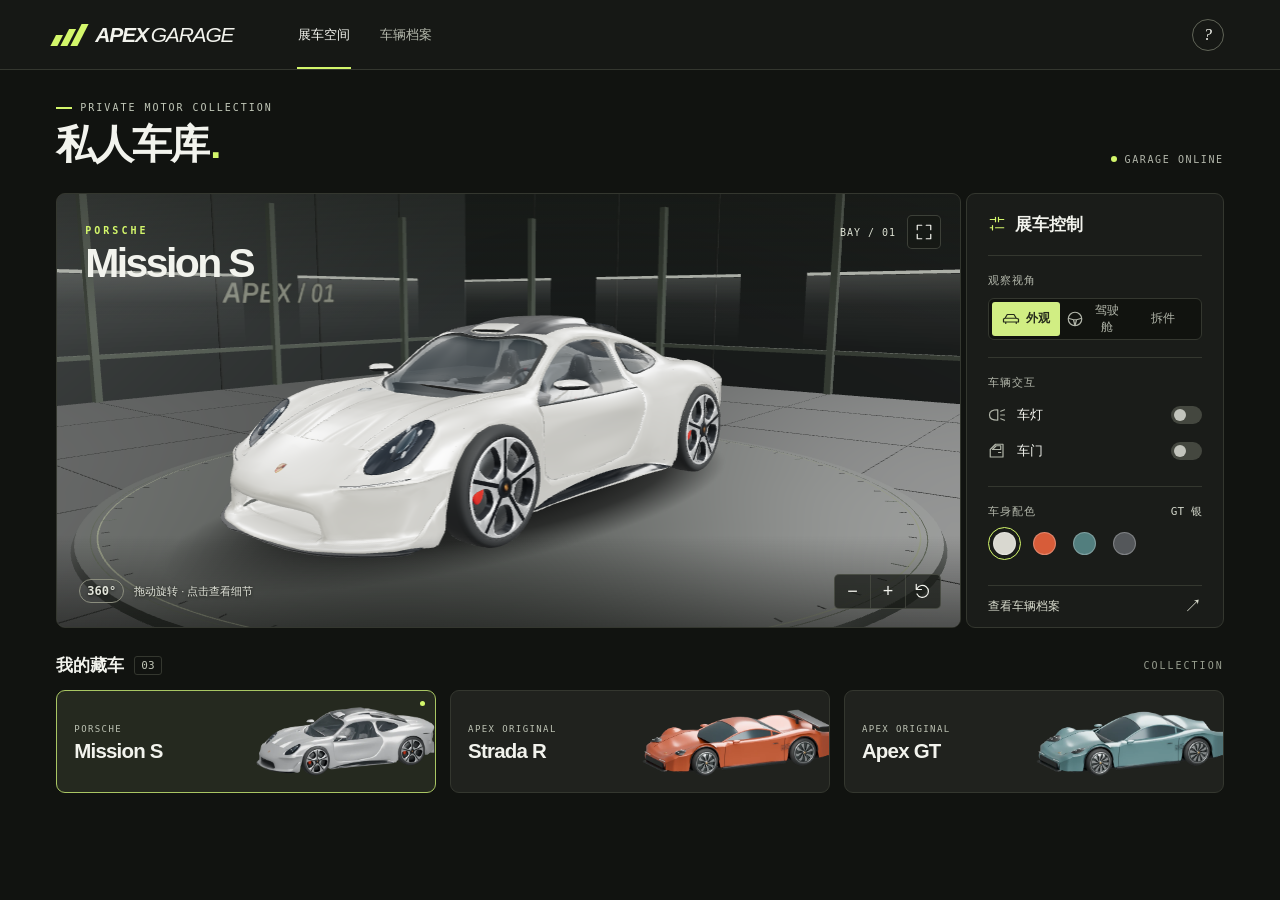
<file: index.html>
<!doctype html>
<html lang="zh-CN">
  <head>
    <meta charset="utf-8" />
    <meta
      name="viewport"
      content="width=device-width,initial-scale=1,viewport-fit=cover"
    />
    <meta name="theme-color" content="#121411" />
    <title>Apex Garage · 私人车库</title>
    <link rel="stylesheet" href="./style.css" />
  </head>
  <body>
    <header>
      <div class="bar">
        <a class="identity" href="./" aria-label="Apex Garage 首页"
          ><span class="mark"><i></i><i></i><i></i></span
          ><strong>APEX<span>GARAGE</span></strong></a
        >
        <nav>
          <button id="showroom" class="current">展车空间</button
          ><button id="archive">车辆档案</button>
        </nav>
        <button class="help" id="help" aria-label="操作指南">?</button>
      </div>
    </header>
    <main>
      <div class="heading">
        <div>
          <div class="kicker"><i></i> PRIVATE MOTOR COLLECTION</div>
          <h1>私人车库<span>.</span></h1>
        </div>
        <div class="counter"><span class="dot"></span> GARAGE ONLINE</div>
      </div>
      <div class="workspace">
        <section class="stage" aria-label="三维车辆展示">
          <div
            id="viewport"
            tabindex="0"
            aria-label="拖动旋转，点击车身放大，方向键环视"
          ></div>
          <div class="stage-title">
            <small id="brand">PORSCHE</small>
            <h2 id="model">Mission S</h2>
          </div>
          <span class="bay" id="bay">BAY / 01</span
          ><button
            id="expand"
            class="square"
            aria-label="全屏查看"
            title="全屏查看"
          ></button>
          <div id="part-dock" hidden>
            <select id="part-select" aria-label="选择拆件"></select>
            <button id="exit-parts" type="button">返回整车</button>
          </div>
          <div class="stage-foot">
            <span class="gesture"
              ><b>360°</b><span id="hint">拖动旋转 · 点击查看细节</span></span
            >
            <div class="tools">
              <button id="minus" aria-label="缩小">−</button
              ><button id="plus" aria-label="放大">+</button
              ><button id="reset" aria-label="复位视角"></button>
            </div>
          </div>
          <div id="load" role="status">正在装载模型…</div>
        </section>
        <aside>
          <div class="panel-title">
            <i data-ic="sliders"></i>
            <h2>展车控制</h2>
          </div>
          <div class="group">
            <h3>观察视角</h3>
            <div class="seg">
              <button id="outside" aria-pressed="true">
                <i data-ic="car"></i>外观</button
              ><button id="inside" aria-pressed="false">
                <i data-ic="wheel"></i>驾驶舱
              </button><button id="parts" aria-pressed="false" disabled>拆件</button>
            </div>
          </div>
          <div class="group">
            <h3>车辆交互</h3>
            <button class="row" id="lights" role="switch" aria-checked="false">
              <i data-ic="light"></i>车灯<span class="switch"></span></button
            ><button class="row" id="doors" role="switch" aria-checked="false">
              <i data-ic="door"></i>车门<span class="switch"></span>
            </button>
          </div>
          <div class="group finish">
            <div class="subhead">
              <h3>车身配色</h3>
              <small id="paintname"></small>
            </div>
            <div id="swatches"></div>
          </div>
          <button class="detail-link" id="detail">
            查看车辆档案 <span>↗</span>
          </button>
        </aside>
      </div>
      <section class="collection">
        <div class="collection-title">
          <h2>我的藏车 <small>03</small></h2>
          <span>COLLECTION</span>
        </div>
        <div class="cards" id="cards"></div>
      </section>
    </main>
    <dialog id="dialog">
      <div class="dialog-top">
        <small id="dialogTag">VEHICLE FILE</small
        ><button id="close" aria-label="关闭">×</button>
      </div>
      <div id="dialogBody"></div>
    </dialog>
    <script type="module" src="./assets/garage.js"></script>
  </body>
</html>
</file>
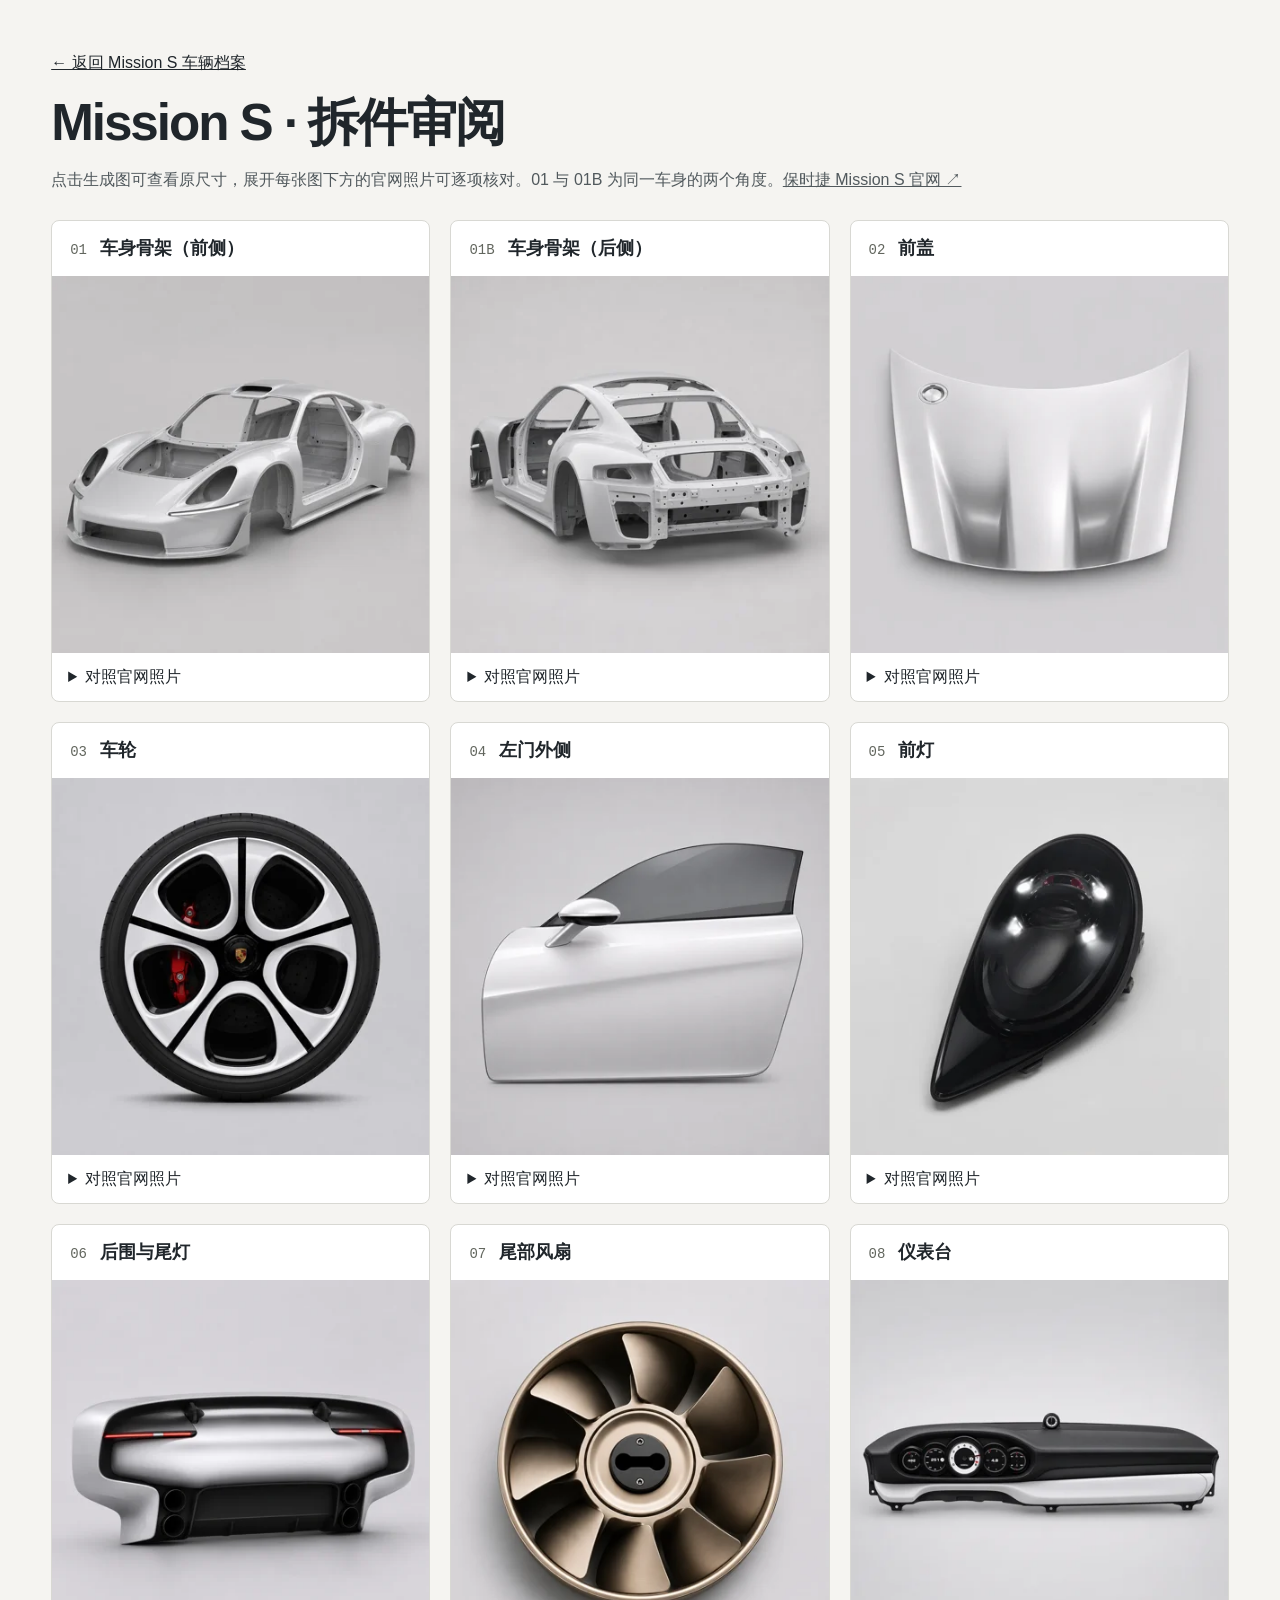
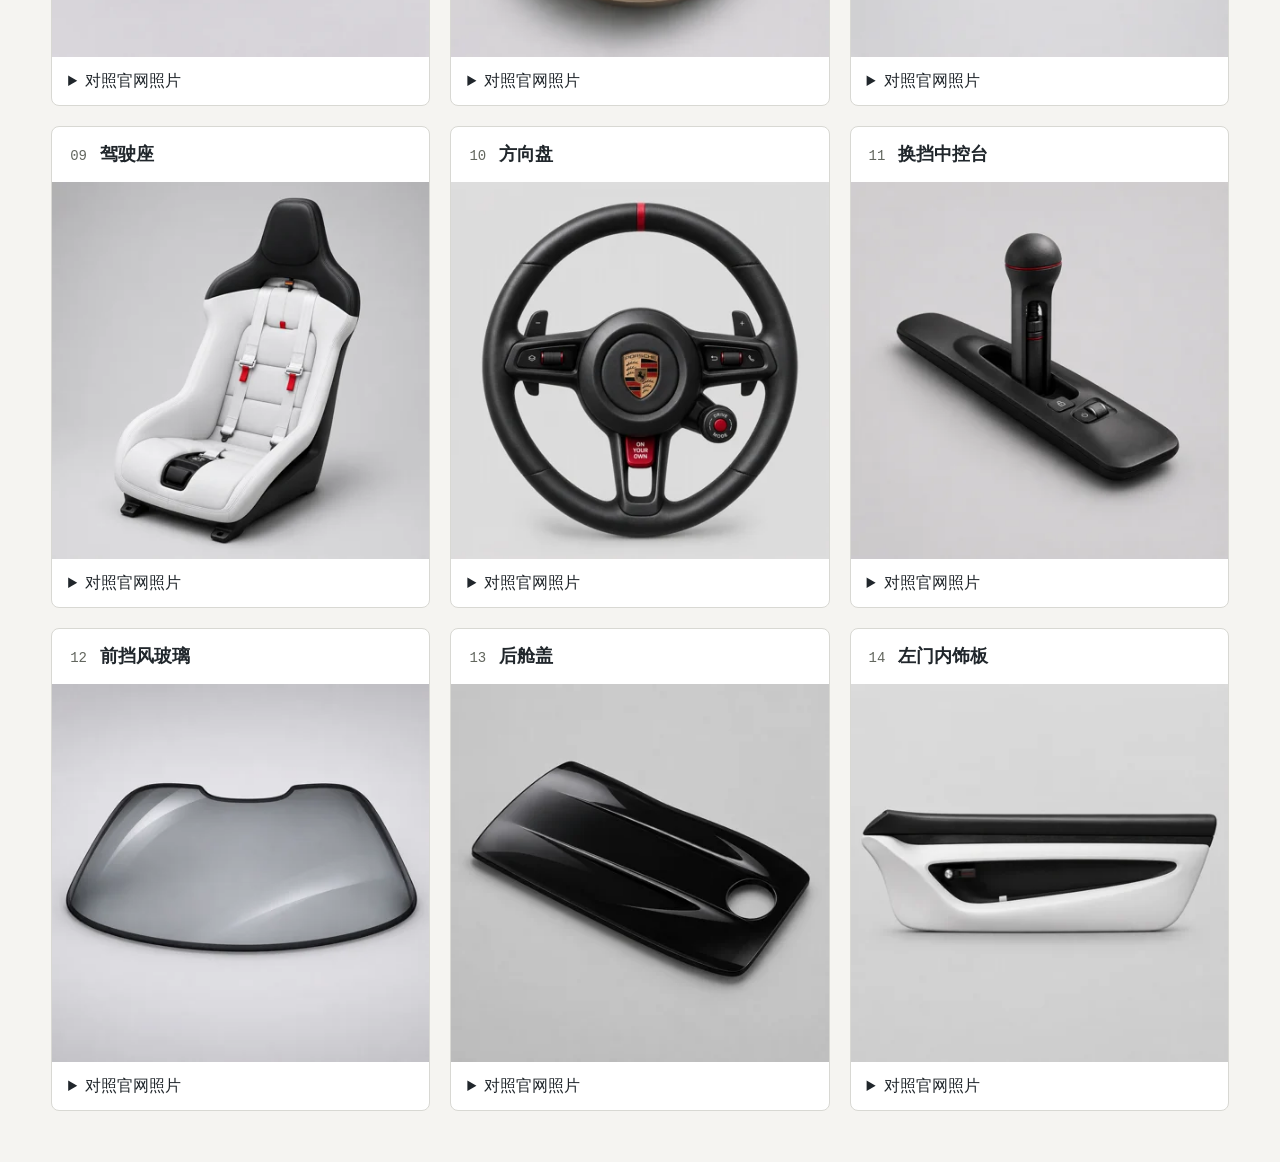
<file: assets/mission-s-review/index.html>
<!doctype html><html lang="zh-CN"><meta charset="utf-8"><meta name="viewport" content="width=device-width, initial-scale=1"><title>Mission S · 拆件审阅</title>
<style>*{box-sizing:border-box}html{background:#f5f4f1;color:#20262b;font:16px/1.5 -apple-system,BlinkMacSystemFont,"PingFang SC",sans-serif}body{margin:0 auto;padding:clamp(18px,4vw,60px);max-width:1500px}h1{font-size:clamp(30px,4vw,56px);line-height:1.1;margin:0 0 16px;letter-spacing:-.04em}p{color:#51595d;margin:0 0 28px}main{display:grid;grid-template-columns:repeat(auto-fit,minmax(min(100%,310px),1fr));align-items:start;gap:20px}article{background:white;border:1px solid #d8d8d3;border-radius:8px;overflow:hidden}h2{font-size:18px;margin:14px 18px}h2 span{font:14px ui-monospace,monospace;color:#62665e;margin-right:8px}.part{display:block;width:100%;aspect-ratio:1;object-fit:contain}summary{cursor:pointer;padding:12px 16px}details div{display:flex;flex-wrap:wrap;gap:.4rem;padding:0 16px 16px}details a{flex:1 1 40%}details img{width:100%;display:block}a{color:inherit}</style>
<nav style="margin-bottom:20px"><a href="../../index.html#mission-s-file">← 返回 Mission S 车辆档案</a></nav><h1>Mission S · 拆件审阅</h1><p>点击生成图可查看原尺寸，展开每张图下方的官网照片可逐项核对。01 与 01B 为同一车身的两个角度。<a href="https://www.porsche.cn/china/zh/models/mission-s/">保时捷 Mission S 官网 ↗</a></p><main><article><h2><span>01</span> 车身骨架（前侧）</h2><a href="parts/01-body.png"><img class="part" loading="lazy" alt="车身骨架（前侧）生成图" src="thumbs/01-body.webp"></a><details><summary>对照官网照片</summary><div><a href="official/front.jpg"><img loading="lazy" alt="车身骨架（前侧）官网参考" src="official/front.jpg"></a><a href="official/fender.jpg"><img loading="lazy" alt="车身骨架（前侧）官网参考" src="official/fender.jpg"></a></div></details></article><article><h2><span>01B</span> 车身骨架（后侧）</h2><a href="parts/01b-body-rear.png"><img class="part" loading="lazy" alt="车身骨架（后侧）生成图" src="thumbs/01b-body-rear.webp"></a><details><summary>对照官网照片</summary><div><a href="official/rear-detail.jpg"><img loading="lazy" alt="车身骨架（后侧）官网参考" src="official/rear-detail.jpg"></a><a href="official/top.jpg"><img loading="lazy" alt="车身骨架（后侧）官网参考" src="official/top.jpg"></a></div></details></article><article><h2><span>02</span> 前盖</h2><a href="parts/02-hood.png"><img class="part" loading="lazy" alt="前盖生成图" src="thumbs/02-hood.webp"></a><details><summary>对照官网照片</summary><div><a href="official/fender.jpg"><img loading="lazy" alt="前盖官网参考" src="official/fender.jpg"></a><a href="official/top.jpg"><img loading="lazy" alt="前盖官网参考" src="official/top.jpg"></a></div></details></article><article><h2><span>03</span> 车轮</h2><a href="parts/03-wheel.png"><img class="part" loading="lazy" alt="车轮生成图" src="thumbs/03-wheel.webp"></a><details><summary>对照官网照片</summary><div><a href="official/wheel.jpg"><img loading="lazy" alt="车轮官网参考" src="official/wheel.jpg"></a></div></details></article><article><h2><span>04</span> 左门外侧</h2><a href="parts/04-door.png"><img class="part" loading="lazy" alt="左门外侧生成图" src="thumbs/04-door.webp"></a><details><summary>对照官网照片</summary><div><a href="official/front.jpg"><img loading="lazy" alt="左门外侧官网参考" src="official/front.jpg"></a><a href="official/mission-s-cockpit.jpg"><img loading="lazy" alt="左门外侧官网参考" src="official/mission-s-cockpit.jpg"></a></div></details></article><article><h2><span>05</span> 前灯</h2><a href="parts/05-headlamp.png"><img class="part" loading="lazy" alt="前灯生成图" src="thumbs/05-headlamp.webp"></a><details><summary>对照官网照片</summary><div><a href="official/headlamp-detail.jpg"><img loading="lazy" alt="前灯官网参考" src="official/headlamp-detail.jpg"></a><a href="official/fender.jpg"><img loading="lazy" alt="前灯官网参考" src="official/fender.jpg"></a><a href="official/front-detail.jpg"><img loading="lazy" alt="前灯官网参考" src="official/front-detail.jpg"></a></div></details></article><article><h2><span>06</span> 后围与尾灯</h2><a href="parts/06-rear.png"><img class="part" loading="lazy" alt="后围与尾灯生成图" src="thumbs/06-rear.webp"></a><details><summary>对照官网照片</summary><div><a href="official/rear-detail.jpg"><img loading="lazy" alt="后围与尾灯官网参考" src="official/rear-detail.jpg"></a></div></details></article><article><h2><span>07</span> 尾部风扇</h2><a href="parts/07-fan.png"><img class="part" loading="lazy" alt="尾部风扇生成图" src="thumbs/07-fan.webp"></a><details><summary>对照官网照片</summary><div><a href="official/fan.jpg"><img loading="lazy" alt="尾部风扇官网参考" src="official/fan.jpg"></a></div></details></article><article><h2><span>08</span> 仪表台</h2><a href="parts/08-dash.png"><img class="part" loading="lazy" alt="仪表台生成图" src="thumbs/08-dash.webp"></a><details><summary>对照官网照片</summary><div><a href="official/rear.jpg"><img loading="lazy" alt="仪表台官网参考" src="official/rear.jpg"></a><a href="official/mission-s-cockpit.jpg"><img loading="lazy" alt="仪表台官网参考" src="official/mission-s-cockpit.jpg"></a></div></details></article><article><h2><span>09</span> 驾驶座</h2><a href="parts/09-seat.png"><img class="part" loading="lazy" alt="驾驶座生成图" src="thumbs/09-seat.webp"></a><details><summary>对照官网照片</summary><div><a href="official/mission-s-detail.jpg"><img loading="lazy" alt="驾驶座官网参考" src="official/mission-s-detail.jpg"></a><a href="official/mission-s-cockpit.jpg"><img loading="lazy" alt="驾驶座官网参考" src="official/mission-s-cockpit.jpg"></a></div></details></article><article><h2><span>10</span> 方向盘</h2><a href="parts/10-steering.png"><img class="part" loading="lazy" alt="方向盘生成图" src="thumbs/10-steering.webp"></a><details><summary>对照官网照片</summary><div><a href="official/mission-s-buttons.jpg"><img loading="lazy" alt="方向盘官网参考" src="official/mission-s-buttons.jpg"></a><a href="official/mission-s-cockpit.jpg"><img loading="lazy" alt="方向盘官网参考" src="official/mission-s-cockpit.jpg"></a></div></details></article><article><h2><span>11</span> 换挡中控台</h2><a href="parts/11-console.png"><img class="part" loading="lazy" alt="换挡中控台生成图" src="thumbs/11-console.webp"></a><details><summary>对照官网照片</summary><div><a href="official/mission-s-gear-shift.jpg"><img loading="lazy" alt="换挡中控台官网参考" src="official/mission-s-gear-shift.jpg"></a><a href="official/mission-s-cockpit.jpg"><img loading="lazy" alt="换挡中控台官网参考" src="official/mission-s-cockpit.jpg"></a></div></details></article><article><h2><span>12</span> 前挡风玻璃</h2><a href="parts/12-windshield.png"><img class="part" loading="lazy" alt="前挡风玻璃生成图" src="thumbs/12-windshield.webp"></a><details><summary>对照官网照片</summary><div><a href="official/top.jpg"><img loading="lazy" alt="前挡风玻璃官网参考" src="official/top.jpg"></a><a href="official/front.jpg"><img loading="lazy" alt="前挡风玻璃官网参考" src="official/front.jpg"></a></div></details></article><article><h2><span>13</span> 后舱盖</h2><a href="parts/13-deck.png"><img class="part" loading="lazy" alt="后舱盖生成图" src="thumbs/13-deck.webp"></a><details><summary>对照官网照片</summary><div><a href="official/top.jpg"><img loading="lazy" alt="后舱盖官网参考" src="official/top.jpg"></a><a href="official/fan.jpg"><img loading="lazy" alt="后舱盖官网参考" src="official/fan.jpg"></a></div></details></article><article><h2><span>14</span> 左门内饰板</h2><a href="parts/14-inner-door.png"><img class="part" loading="lazy" alt="左门内饰板生成图" src="thumbs/14-inner-door.webp"></a><details><summary>对照官网照片</summary><div><a href="official/mission-s-cockpit.jpg"><img loading="lazy" alt="左门内饰板官网参考" src="official/mission-s-cockpit.jpg"></a></div></details></article></main></html>
</file>
<file: style.css>
/* finesse · register=product · graphite and citron · automotive showroom */
:root {
  color-scheme: dark;
  --bg: #111310;
  --panel: #1a1c19;
  --edge: #34372f;
  --ink: #f2f3ed;
  --muted: #b2b6aa;
  --accent: #d3f66b;
  --mono: "SFMono-Regular", Consolas, monospace;
}
* {
  box-sizing: border-box;
}
html,
body {
  overflow-x: clip;
}
body {
  margin: 0;
  background: var(--bg);
  color: var(--ink);
  font:
    14px "Helvetica Neue",
    Arial,
    "PingFang SC",
    "Microsoft YaHei",
    sans-serif;
}
button,
a {
  font: inherit;
  color: inherit;
}
button {
  cursor: pointer;
  background: none;
  border: 0;
}
button:disabled {
  cursor: default;
  opacity: 0.45;
}
button:hover:enabled,
a:hover {
  filter: brightness(1.14);
}
button:focus-visible,
a:focus-visible,
#viewport:focus-visible {
  outline: 2px solid var(--accent);
  outline-offset: -2px;
}
header {
  border-bottom: 1px solid var(--edge);
  background: #161815;
}
.bar,
main {
  width: min(1480px, 100%);
  margin: auto;
  padding-inline: clamp(18px, 4.4vw, 76px);
}
.bar {
  display: flex;
  align-items: center;
  height: 69px;
  gap: 64px;
}
.identity {
  display: flex;
  align-items: center;
  gap: 12px;
  text-decoration: none;
}
.identity strong {
  font-size: 21px;
  letter-spacing: -1.2px;
  font-style: italic;
  font-weight: 900;
}
.identity strong span {
  font-weight: 400;
  margin-left: 3px;
}
.mark {
  display: flex;
  gap: 3px;
  transform: skewX(-27deg);
  align-items: flex-end;
}
.mark i {
  width: 7px;
  height: 22px;
  background: var(--accent);
}
.mark i:first-child {
  height: 11px;
}
.mark i:nth-child(2) {
  height: 17px;
}
nav {
  display: flex;
  height: 100%;
  gap: 28px;
}
nav button {
  color: var(--muted);
  border-bottom: 2px solid transparent;
  padding: 2px 1px 0;
  font-weight: 550;
  font-size: 13px;
}
nav .current {
  color: var(--ink);
  border-color: var(--accent);
}
.help {
  margin-left: auto;
  width: 32px;
  height: 32px;
  border: 1px solid #606457;
  border-radius: 50%;
  font: italic 17px Georgia;
}
.heading {
  display: flex;
  align-items: flex-end;
  justify-content: space-between;
  padding: 32px 0 23px;
}
.kicker,
.bay,
.counter,
.collection-title > span,
.dialog-top small,
.stage-title small,
.subhead small,
.card small {
  font-family: var(--mono);
}
.kicker {
  display: flex;
  align-items: center;
  gap: 8px;
  color: #c1c7b8;
  font-size: 10px;
  letter-spacing: 2px;
}
.kicker i {
  width: 16px;
  height: 2px;
  background: var(--accent);
}
h1,
h2,
h3 {
  margin: 0;
}
h1 {
  font-size: clamp(34px, 3.1vw, 48px);
  font-weight: 800;
  letter-spacing: -2px;
  line-height: 1.25;
  margin-top: 7px;
}
h1 span {
  color: var(--accent);
  margin-left: 2px;
}
.counter {
  display: flex;
  align-items: center;
  gap: 8px;
  letter-spacing: 1.6px;
  font-size: 10px;
  color: var(--muted);
  padding-bottom: 5px;
}
.dot {
  width: 6px;
  height: 6px;
  border-radius: 50%;
  background: var(--accent);
}
.workspace {
  display: grid;
  grid-template-columns: minmax(0, 1fr) clamp(258px, 22%, 330px);
  gap: 15px;
}
.stage,
aside,
.card,
dialog {
  border: 1px solid var(--edge);
  border-radius: 9px;
  overflow: hidden;
}
.stage {
  position: relative;
  isolation: isolate;
  background: #30312e;
  min-height: 435px;
  aspect-ratio: 2.08;
}
.stage:after {
  content: "";
  position: absolute;
  inset: 0;
  pointer-events: none;
  background: linear-gradient(
    180deg,
    #11150e55,
    transparent 29%,
    transparent 79%,
    #0b0c0a80
  );
  z-index: 0;
}
#viewport {
  position: absolute;
  inset: 0;
  touch-action: none;
  cursor: grab;
  background-position: center;
  background-size: cover;
}
#viewport:active {
  cursor: grabbing;
}
canvas {
  display: block;
  width: 100%;
  height: 100%;
}
.stage-title,
.bay,
.square,
.stage-foot,
#load {
  position: absolute;
  z-index: 1;
}
.stage-title,
.bay {
  pointer-events: none;
}
.stage-title {
  top: 27px;
  left: 28px;
}
.stage-title small {
  font-size: 10px;
  font-weight: 650;
  letter-spacing: 3px;
  color: var(--accent);
}
.stage-title h2 {
  font-size: clamp(32px, 3.2vw, 53px);
  font-weight: 550;
  letter-spacing: -2.6px;
  line-height: 1.08;
  margin-top: 4px;
}
.bay {
  right: 64px;
  top: 33px;
  font-size: 10px;
  color: #dce0d2;
  letter-spacing: 1px;
}
.square,
.tools {
  background: #171915ba;
  border: 1px solid #65685c80;
  border-radius: 5px;
}
.square {
  top: 21px;
  right: 19px;
  width: 34px;
  height: 34px;
  display: grid;
  place-items: center;
}
.stage-foot {
  left: 22px;
  right: 19px;
  bottom: 18px;
  display: flex;
  align-items: center;
  justify-content: space-between;
  gap: 6px;
  pointer-events: none;
}
.gesture {
  display: flex;
  align-items: center;
  gap: 10px;
  color: #e2e4da;
  font-size: 11px;
  text-shadow: 0 1px 3px #191c17;
}
.gesture b {
  font: 600 12px var(--mono);
  border: 1px solid #8b8d7e;
  border-radius: 20px;
  padding: 4px 7px;
}
.tools {
  display: flex;
  pointer-events: auto;
}
.tools button {
  width: 35px;
  height: 33px;
  display: grid;
  place-items: center;
  font-size: 18px;
}
.tools button + button {
  border-left: 1px solid #5a5d5180;
}
svg {
  width: 18px;
  height: 18px;
  fill: none;
  stroke: currentColor;
  stroke-width: 1.6;
  stroke-linejoin: round;
  stroke-linecap: round;
  display: block;
}
i[data-ic] {
  display: inline-flex;
  font-style: normal;
}
aside {
  background: var(--panel);
  display: flex;
  flex-direction: column;
  padding: 0 21px;
}
.panel-title,
.subhead,
.seg,
.row,
.detail-link,
.collection-title,
.collection-title h2,
.dialog-top {
  display: flex;
  align-items: center;
}
.panel-title {
  gap: 9px;
  border-bottom: 1px solid var(--edge);
  padding: 19px 0;
}
.panel-title i {
  color: var(--accent);
}
.panel-title h2,
.collection-title h2 {
  font-size: 17px;
  font-weight: 650;
}
.group {
  padding: 17px 0;
  border-bottom: 1px solid var(--edge);
}
.group h3 {
  font-size: 11px;
  color: var(--muted);
  letter-spacing: 1px;
  font-weight: 500;
}
.seg {
  margin-top: 10px;
  padding: 3px;
  border: 1px solid var(--edge);
  border-radius: 6px;
  background: #11130f;
}
.seg button {
  display: flex;
  align-items: center;
  justify-content: center;
  gap: 6px;
  flex: 1;
  height: 34px;
  border-radius: 3px;
  font-size: 12px;
  color: var(--muted);
}
.seg button[aria-pressed="true"] {
  background: #d1ee83;
  color: #252a1b;
  font-weight: 650;
}
.row {
  width: 100%;
  gap: 11px;
  font-size: 13px;
  padding: 0;
  height: 36px;
}
.row:first-of-type {
  margin-top: 7px;
}
.row i {
  color: var(--muted);
}
.switch {
  margin-left: auto;
  position: relative;
  width: 31px;
  height: 18px;
  border-radius: 30px;
  background: #44473f;
}
.switch:after {
  content: "";
  position: absolute;
  left: 3px;
  top: 3px;
  width: 12px;
  height: 12px;
  border-radius: 100%;
  background: #c2c4bc;
  transition: transform 0.22s;
}
.row[aria-checked="true"] .switch {
  background: var(--accent);
}
.row[aria-checked="true"] .switch:after {
  background: #303924;
  transform: translateX(13px);
}
.subhead {
  justify-content: space-between;
}
.subhead small {
  color: #d1d5c9;
  font-size: 11px;
}
.finish {
  border: 0;
}
#swatches {
  display: flex;
  align-items: center;
  gap: 7px;
  margin-top: 8px;
}
.swatch {
  width: 33px;
  height: 33px;
  border-radius: 50%;
  border: 1px solid transparent;
  padding: 4px;
}
.swatch span {
  display: block;
  width: 100%;
  height: 100%;
  border: 1px solid #ffffff40;
  border-radius: 100%;
  background: var(--sw);
}
.swatch[aria-pressed="true"] {
  border-color: var(--accent);
}
.detail-link {
  width: 100%;
  border-top: 1px solid var(--edge);
  margin-top: auto;
  justify-content: space-between;
  min-height: 42px;
  padding: 0;
  font-size: 12px;
  color: #d7dacc;
}
.detail-link span {
  font-size: 18px;
}
.collection {
  padding: 26px 0 36px;
}
.collection-title {
  justify-content: space-between;
  margin-bottom: 13px;
}
.collection-title h2 {
  gap: 10px;
}
.collection-title small {
  font: 11px var(--mono);
  padding: 2px 6px;
  color: #bec3b4;
  border: 1px solid var(--edge);
  border-radius: 3px;
}
.collection-title > span {
  font-size: 10px;
  letter-spacing: 2px;
  color: #969c8d;
}
.cards {
  display: grid;
  grid-template-columns: repeat(3, minmax(0, 1fr));
  gap: 14px;
}
.card {
  position: relative;
  background: #20221e;
  min-height: 103px;
  width: 100%;
  text-align: left;
  display: flex;
  align-items: center;
  padding: 16px 17px;
  isolation: isolate;
}
.card[aria-pressed="true"] {
  border-color: #a9c663;
  background: #25291f;
}
.card small {
  color: #bdc3b4;
  font-size: 9px;
  letter-spacing: 1.4px;
}
.card strong {
  display: block;
  font-size: clamp(17px, 1.6vw, 25px);
  font-weight: 550;
  letter-spacing: -0.8px;
  margin-top: 4px;
}
.card img {
  position: absolute;
  right: -2%;
  width: 52%;
  height: 90%;
  object-fit: contain;
  z-index: -1;
}
.card[aria-pressed="true"]:after {
  content: "";
  position: absolute;
  right: 10px;
  top: 10px;
  width: 5px;
  height: 5px;
  border-radius: 100%;
  background: var(--accent);
}
#load {
  top: 53%;
  left: 50%;
  transform: translate(-50%, -50%);
  background: #1c2019d9;
  border-radius: 4px;
  padding: 7px 11px;
  color: #eff2e9;
  font-size: 12px;
}
#load[hidden] {
  display: none;
}
.stage:fullscreen,
.stage.immersive {
  width: 100%;
  height: 100dvh;
  aspect-ratio: auto;
}
.stage.immersive {
  position: fixed;
  inset: 0;
  z-index: 8;
}
.stage.cockpit .stage-title h2 {
  font-size: 24px;
}
.stage.cockpit .stage-title {
  top: 16px;
}
.tools button:active,
.square:active {
  background: #586147;
}
dialog {
  background: var(--panel);
  color: var(--ink);
  width: min(450px, calc(100% - 32px));
  padding: 24px;
  max-height: 85dvh;
}
dialog::backdrop {
  background: #060805bd;
}
.dialog-top {
  justify-content: space-between;
}
.dialog-top small {
  color: var(--accent);
  font-size: 10px;
  letter-spacing: 2px;
}
.dialog-top button {
  font-size: 22px;
  width: 35px;
  height: 35px;
}
dialog h2 {
  font-size: 30px;
  margin: 14px 0;
}
dialog p,
dialog li {
  line-height: 1.85;
  color: #c4c9bc;
}
dialog ul {
  padding-left: 20px;
}
dialog a {
  color: var(--accent);
  font-size: 13px;
}
dialog img {
  width: 100%;
  height: 140px;
  object-fit: contain;
  background: #22251e;
  border-radius: 5px;
}
@media (min-width: 1600px) {
  .stage {
    aspect-ratio: 2.13;
  }
}
@media (max-width: 930px) {
  .workspace {
    grid-template-columns: minmax(0, 1fr) 232px;
  }
  .stage {
    aspect-ratio: auto;
  }
  .bar,
  main {
    padding-inline: 22px;
  }
  .card {
    padding: 12px;
  }
  .card img {
    width: 49%;
  }
  aside {
    padding: 0 16px;
  }
}
@media (max-width: 720px) {
  .bar,
  main {
    padding-inline: 16px;
  }
  .bar {
    height: 59px;
    gap: 22px;
  }
  .identity {
    gap: 8px;
  }
  .identity strong {
    font-size: 17px;
  }
  .mark i {
    width: 5px;
  }
  nav {
    gap: 16px;
  }
  nav button {
    font-size: 12px;
  }
  .help {
    width: 32px;
    height: 32px;
  }
  .heading {
    padding: 23px 0 17px;
  }
  .counter {
    font-size: 8px;
    letter-spacing: 1px;
  }
  .kicker {
    font-size: 8px;
  }
  .workspace {
    display: flex;
    flex-direction: column;
    gap: 12px;
  }
  .stage {
    width: 100%;
    min-height: 0;
    height: clamp(290px, 74vw, 410px);
  }
  .stage-title {
    top: 17px;
    left: 17px;
  }
  .stage-title h2 {
    font-size: 32px;
  }
  .square {
    top: 12px;
    right: 12px;
    width: 42px;
    height: 42px;
  }
  .bay {
    right: 62px;
    top: 27px;
  }
  .stage-foot {
    left: 12px;
    right: 12px;
    bottom: 12px;
  }
  .gesture {
    gap: 6px;
    font-size: 10px;
  }
  .tools button {
    width: 39px;
    height: 42px;
  }
  .panel-title {
    padding: 14px 0;
  }
  .group {
    padding: 11px 0;
  }
  .row {
    height: 44px;
  }
  .seg button {
    height: 41px;
  }
  .swatch {
    width: 43px;
    height: 43px;
  }
  .finish {
    padding: 12px 0;
  }
  .detail-link {
    min-height: 44px;
  }
  .cards {
    grid-template-columns: 1fr;
  }
  .card {
    min-height: 83px;
    padding: 14px 20px;
  }
  .card img {
    width: 49%;
    right: 0;
  }
  .card strong {
    font-size: 22px;
  }
  .collection {
    padding-top: 22px;
  }
  .stage.immersive {
    height: 100dvh;
  }
  .stage.cockpit .stage-title {
    display: none;
  }
}
@media (max-width: 375px) {
  .bar {
    gap: 12px;
  }
  nav {
    gap: 10px;
  }
  .counter {
    letter-spacing: 0;
  }
  .gesture span {
    max-width: 78px;
  }
  .tools button {
    width: 35px;
  }
  .bay {
    display: none;
  }
}
@media (prefers-reduced-motion: reduce) {
  * {
    transition-duration: 0s !important;
  }
}
@media (max-width: 720px) {
  main {
    display: flex;
    flex-direction: column;
  }
  .workspace {
    display: contents;
  }
  .stage {
    order: 1;
  }
  .collection {
    order: 2;
    padding: 17px 0 16px;
  }
  .collection-title {
    margin-bottom: 8px;
  }
  .collection-title h2 {
    font-size: 15px;
  }
  .cards {
    display: flex;
    gap: 8px;
    overflow-x: auto;
    scroll-snap-type: x proximity;
    padding: 1px 0 4px;
  }
  .card {
    min-height: 69px;
    flex: 0 0 min(217px, 68vw);
    scroll-snap-align: start;
    padding: 10px 12px;
  }
  .card strong {
    font-size: 18px;
  }
  .card small {
    font-size: 8px;
  }
  .card img {
    right: 0;
    width: 46%;
  }
  aside {
    order: 3;
    margin-bottom: 24px;
  }
  .workspace aside .row {
    font-size: 14px;
  }
  .stage .tools button {
    min-width: 42px;
  }
  .help {
    position: relative;
  }
  .help:before {
    content: "";
    position: absolute;
    inset: -6px;
  }
}

#part-dock {
  position: absolute;
  z-index: 2;
  left: 50%;
  transform: translateX(-50%);
  bottom: 56px;
  max-width: calc(100% - 24px);
  display: flex;
  align-items: center;
  gap: 4px;
  padding: 3px;
  border: 1px solid #67705a;
  border-radius: 7px;
  background: #1a1d19f5;
  white-space: nowrap;
}
#part-dock[hidden], .seg button[hidden] { display: none; }
#part-dock select, #exit-parts {
  font: inherit;
  color: var(--ink);
  background: #282e23;
  border: 0;
  border-radius: 4px;
  padding: 0 10px;
  min-height: 40px;
}
#exit-parts { color: var(--accent); }
.inspecting .stage-title, .inspecting .bay { display: none; }
.seg button:disabled, .row:disabled { opacity: .45; }
@media (max-width:720px) {
  .stage.inspecting { height: clamp(390px, 100vw, 490px); }
  #part-dock { bottom: 60px; }
}

dialog .review-entry {
  display: grid;
  gap: 5px;
  padding: 14px 16px;
  margin: 16px 0;
  border: 1px solid var(--edge);
  border-radius: 6px;
  color: var(--ink);
  text-decoration: none;
  font-size: 16px;
  background: #23271e;
}
.review-entry span { color: var(--accent); font-size: 12px; }
</file>
